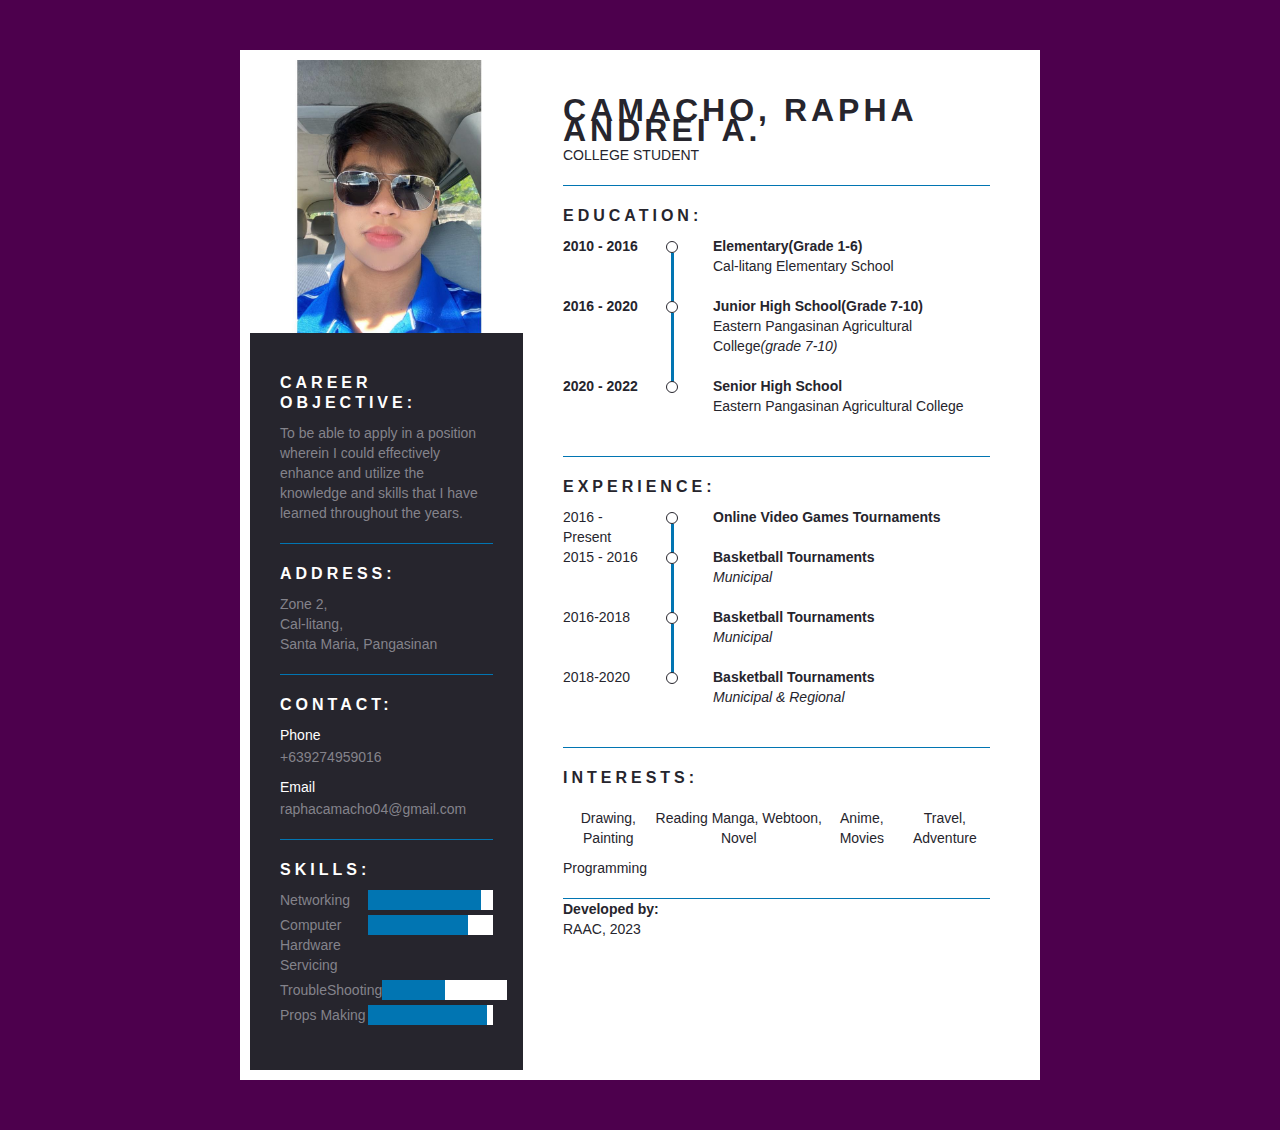
<file: pages/M_EXER3.html>
<!DOCTYPE html>
<html>
	<head>
		<title> M_Exer3_Camacho</title>
			<meta name="author" contents="Rapha Andrei A. Camacho"/>
			<meta name="keywords" content="Midterms, Resume, HTML, CSS"/>
			<link rel="stylesheet" type="text/css" href="..\styles\M_Exer3_CAMACHO_CSS.css">
	</head>
	<body>
		<section class="resume_wrapper">
			<section class="resume_left">
				<section class="resume_image">
					<img src="..\src\Rph.jpg" alt="Resume_image">
				</section>
		<section class="resume_bottom">
			<section class="resume_item resume_namerole">
				<section class="name">Camacho, Rapha Andrei A.</section>
				<section class="role">College Student</section>
			</section>
			<section class="resume_item resume_profile">
				<section class="resume_title">Career Objective:</section>
				<section class="resume_info">To be able to apply in a position wherein I could effectively enhance and utilize the
				knowledge and skills that I have learned throughout the years.</section>
			</section>
			<section class="resume_item resume_address">
				<section class="resume_title">Address:</section>
				<section class="resume_info">
					Zone 2,<br/>
					Cal-litang,<br/>
					Santa Maria, Pangasinan
				</section>
			</section>
			<section class="resume_item resume_contact">
				<section class="resume_title">Contact:</section>
				<section class="resume_info">
					<section class="resume_subtitle">Phone</section>
					<section class="resume_subinfo">+639274959016</section>
				</section>
				<section class="resume_info">
					<section class="resume_subtitle">Email</section>
					<section class="resume_subinfo">raphacamacho04@gmail.com</section>
				</section>
			</section>
			<section class="resume_item resume_skills">
				<section class="resume_title">Skills:</section>
				<section class="resume_info">
					<section class="skills_list">
						<section class="skills_left">Networking</section>
						<section class="skills_bar">
							<p>
								<span style="width: 90%"></span>
							</p>
						</section>
					</section>
					<section class="skills_list">
						<section class="skills_left">Computer Hardware Servicing</section>
						<section class="skills_bar">
							<p>
								<span style="width: 80%"></span>
							</p>
						</section>
					</section>
					<section class="skills_list">
						<section class="skills_left">TroubleShooting</section>
						<section class="skills_bar">
							<p>
								<span style="width: 50%"></span>
							</p>
						</section>
					</section>
					<section class="skills_list">
						<section class="skills_left">Props Making</section>
						<section class="skills_bar">
							<p>
								<span style="width: 95%"></span>
							</p>
						</section>
					</section>
				</section>
			</section>
		</section>
	</section>
	<section class="resume_right">
		<section class="resume_item resume_namerole">
			<section class="name">Camacho, Rapha Andrei A.</section>
			<section class="role">College Student</section>
		</section>
		<section class="resume_item resume_education">
			<section class="resume_title"><b>Education:</b></section>
			<section class="resume_info">
				<section class="resume_data">
					<section class="year"><b>2010 - 2016</b></section>
					<section class="content">
						<p><b>Elementary(Grade 1-6)</b></p>
						<p>Cal-litang Elementary School</p>
					</section>
				</section>
				<section class="resume_data">
					<section class="year"><b>2016 - 2020</b></section>
					<section class="content">
						<p><b>Junior High School(Grade 7-10)</b></p>
						<p>Eastern Pangasinan Agricultural College<i>(grade 7-10)</i></p>
					</section>
				</section>
				<section class="resume_data">
					<section class="year"><b>2020 - 2022</b></section>
					<section class="content">
						<p><b>Senior High School</b></p>
						<p>Eastern Pangasinan Agricultural College</p>
					</section>
				</section>
			</section>
		</section>
		<section class="resume_item resume_experience">
			<section class="resume_title">Experience:</section>
			<section class="resume_info">
				<section class="resume_data">
					<section class="year">2016 - Present</section>
					<section class="content">
						<p><b>Online Video Games Tournaments</b></p>
					</section>
				</section>
				<section class="resume_data">
					<section class="year">2015 - 2016</section>
					<section class="content">
						<p><b>Basketball Tournaments</b></p>
						<p><i>Municipal</i></p>
					</section>
				</section>
				<section class="resume_data">
					<section class="year">2016-2018</section>
					<section class="content">
						<p><b>Basketball Tournaments</b></p>
						<p><i>Municipal</i></p>
					</section>
				</section>
				<section class="resume_data">
					<section class="year">2018-2020</section>
					<section class="content">
						<p><b>Basketball Tournaments</b></p>
						<p><i>Municipal & Regional</i></p>
					</section>
				</section>
			</section>
		</section>
		<section class="resume_item resmue_interests">
			<section class="resume_title">Interests:</section>
			<section class="resume_info">
				<section class="interests">
					<section class="int_icon">
						<i class="draw"></i>
					</section>
					<section class="int_data">Drawing, Painting</section>
				</section>
				<section class="interests">
					<section class="int_icon">
						<i class="read"></i>
					</section>
					<section class="int_data">Reading Manga, Webtoon, Novel</section>
				</section>
				<section class="interests">
					<section class="int_icon">
						<i class="film"></i>
					</section>
					<section class="int_data">Anime, Movies</section>
				</section>
				<section class="interests">
					<section class="int_icon">
						<i class="travel"></i>
					</section>
					<section class="int_data">Travel, Adventure </section>
				</section>
				</section>
				<section class="interests">
					<section class="int_icon">
						<i class="programming"></i>
					</section>
					<section class="int_data">Programming</section>
				</section>
			</section>
			<section id="footer">
				<p><b>Developed by:</b></p>
				<p>RAAC, 2023</p>
			</section>
		</section>
	</section>
</section>
</body>
</html>
</file>
